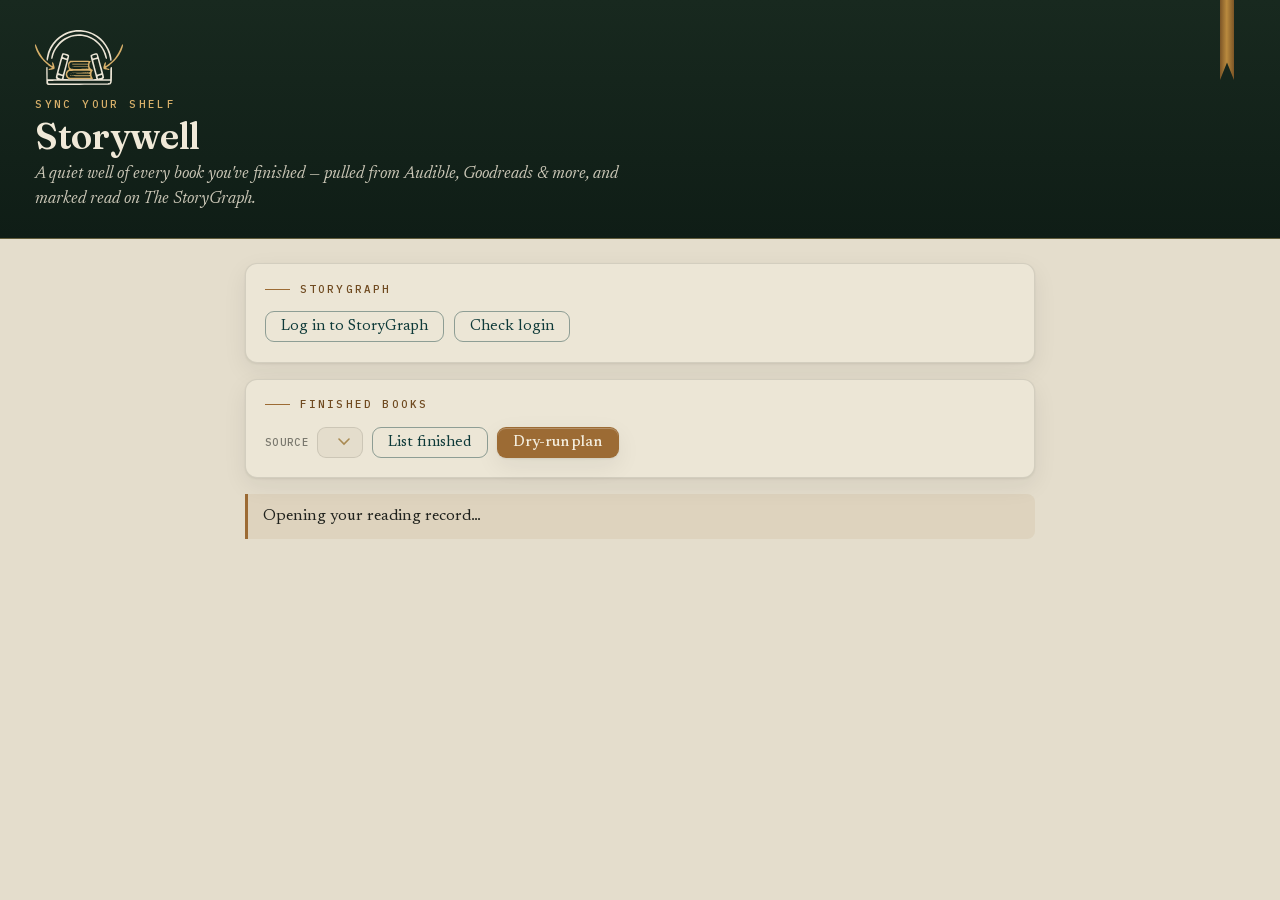
<file: src/storywell/desktop/web/index.html>
<!doctype html>
<html lang="en">
  <head>
    <meta charset="utf-8" />
    <meta name="viewport" content="width=device-width, initial-scale=1" />
    <title>Storywell</title>
    <!-- The website's type (Fraunces · Newsreader · IBM Plex Mono), self-hosted from
         fonts/ so the packaged app never calls Google (privacy/GDPR + offline). OFL,
         latin + latin-ext; system serif/mono cover the rest. Regenerate: docs/packaging.md. -->
    <link rel="stylesheet" href="fonts/fonts.css" />
    <style>
      /* Storywell desktop — the website's identity, in a window. "Library at night"
         (bottle-green + brass) is the default; "reading room" (putty) is the light
         alternate. Tokens mirror site/_brand.yml, custom.scss and dark.scss. */
      :root {
        color-scheme: dark light;
        --serif: "Fraunces", Georgia, serif;
        --body: "Newsreader", Georgia, serif;
        --mono: "IBM Plex Mono", ui-monospace, SFMono-Regular, Menlo, monospace;

        /* default = library at night (Storywell ships dark) */
        --bg: #0f1d16;
        --surface: #16271e;
        --ink: #e9e2d1;
        --head: #f0e9d8;
        --brass: #d8b06a;
        --brass-text: #d8b06a;
        --ghost-fg: #e3dcc9;
        --ghost-border: rgba(227, 220, 201, 0.4);
        --line: rgba(233, 226, 209, 0.13);
        --muted: rgba(233, 226, 209, 0.55);
        --lead: rgba(233, 226, 209, 0.86);
        --btn-fg: #15211a;
        --error-fg: #ff9a8f;
        --error-bg: rgba(255, 138, 128, 0.15);
        --rail-top: #d8b06a;
        --rail-bot: #8a5e2a;
        --shadow: 0 1px 2px rgba(0, 0, 0, 0.3), 0 12px 32px rgba(0, 0, 0, 0.3);

        --pill-match-fg: #8fbf9c;
        --pill-match-bg: rgba(143, 191, 156, 0.14);
        --pill-amb-fg: #d8b06a;
        --pill-amb-bg: rgba(216, 176, 106, 0.14);
        --pill-no-fg: #ff9a8f;
        --pill-no-bg: rgba(255, 138, 128, 0.14);
      }
      @media (prefers-color-scheme: light) {
        :root {
          /* reading room — the light alternate */
          --bg: #e4ddcc;
          --surface: #ece6d6;
          --ink: #20221d;
          --head: #20221d;
          --brass: #9c6b34;
          --brass-text: #6f4a20;
          --ghost-fg: #0e3a39;
          --ghost-border: rgba(14, 58, 57, 0.42);
          --line: rgba(32, 34, 29, 0.12);
          --muted: rgba(32, 34, 29, 0.56);
          --lead: rgba(32, 34, 29, 0.82);
          --btn-fg: #f3eddd;
          --error-fg: #7b1f1f;
          --error-bg: rgba(123, 59, 59, 0.16);
          --rail-top: #b98a3e;
          --rail-bot: #7c5526;
          --shadow:
            0 1px 2px rgba(32, 34, 29, 0.08), 0 8px 24px rgba(32, 34, 29, 0.07);

          --pill-match-fg: #2f5d3c;
          --pill-match-bg: rgba(47, 93, 60, 0.13);
          --pill-amb-fg: #6f4a20;
          --pill-amb-bg: rgba(156, 107, 52, 0.16);
          --pill-no-fg: #7b1f1f;
          --pill-no-bg: rgba(123, 59, 59, 0.14);
        }
      }

      * {
        box-sizing: border-box;
      }
      body {
        margin: 0;
        font: 1rem/1.55 var(--body);
        background: var(--bg);
        color: var(--ink);
        -webkit-font-smoothing: antialiased;
      }
      .eyebrow {
        margin: 0;
        font-family: var(--mono);
        font-size: 0.68rem;
        font-weight: 500;
        letter-spacing: 0.22em;
        text-transform: uppercase;
        color: var(--brass-text);
      }

      /* ---- the cover: always the dark "library at night" band ---- */
      .cover {
        position: relative;
        overflow: hidden;
        padding: 1.9rem 2.2rem 1.6rem;
        color: #e9e2d1;
        background: linear-gradient(180deg, #18291f 0%, #0f1d16 100%);
        border-bottom: 1px solid rgba(216, 176, 106, 0.38);
      }
      .cover .eyebrow {
        color: #d8b06a;
      }
      .mark {
        display: block;
        width: 88px;
        height: auto;
        margin-bottom: 0.7rem;
      }
      .wordmark {
        margin: 0.3rem 0 0;
        font-family: var(--serif);
        font-optical-sizing: auto;
        font-size: 2.3rem;
        font-weight: 600;
        letter-spacing: -0.01em;
        line-height: 0.98;
        color: #f0e9d8;
      }
      .lead {
        margin: 0.55rem 0 0;
        max-width: 60ch;
        font-family: var(--body);
        font-style: italic;
        font-size: 1.08rem;
        line-height: 1.45;
        color: rgba(233, 226, 209, 0.86);
      }
      .rail {
        position: absolute;
        top: -8px;
        right: 46px;
        width: 14px;
        height: 88px;
        background: linear-gradient(
          90deg,
          var(--rail-bot),
          var(--rail-top) 48%,
          var(--rail-bot)
        );
        clip-path: polygon(0 0, 100% 0, 100% 100%, 50% 80%, 0 100%);
        box-shadow: 0 2px 7px rgba(0, 0, 0, 0.4);
      }

      /* ---- the pages ---- */
      .pages {
        max-width: 860px;
        margin: 0 auto;
        padding: 1.5rem 2.2rem 2.4rem;
      }
      .leaf {
        background: var(--surface);
        border: 1px solid var(--line);
        border-radius: 12px;
        padding: 1.05rem 1.15rem 1.2rem;
        margin-bottom: 1rem;
        box-shadow: var(--shadow);
      }
      .leaf-title {
        display: flex;
        align-items: center;
        gap: 0.6rem;
        margin: 0 0 0.85rem;
        font-family: var(--mono);
        font-size: 0.68rem;
        font-weight: 500;
        letter-spacing: 0.2em;
        text-transform: uppercase;
        color: var(--brass-text);
      }
      .leaf-title::before {
        content: "";
        width: 1.6rem;
        height: 1px;
        background: var(--brass);
      }
      .account-group {
        display: inline-flex;
        align-items: center;
        gap: 0.6rem;
      }
      .account-group[hidden] {
        display: none;
      }
      .controls {
        display: flex;
        gap: 0.6rem;
        flex-wrap: wrap;
        align-items: center;
      }
      .field {
        display: inline-flex;
        align-items: center;
        gap: 0.5rem;
        font-family: var(--mono);
        font-size: 0.66rem;
        font-weight: 500;
        letter-spacing: 0.14em;
        text-transform: uppercase;
        color: var(--muted);
      }
      select {
        font: 0.92rem var(--body);
        padding: 0.42rem 2rem 0.42rem 0.7rem;
        border-radius: 9px;
        border: 1px solid var(--line);
        background: var(--bg)
          url("data:image/svg+xml,%3Csvg xmlns='http://www.w3.org/2000/svg' width='12' height='8' viewBox='0 0 12 8'%3E%3Cpath d='M1 1l5 5 5-5' fill='none' stroke='%23a98a52' stroke-width='1.6' stroke-linecap='round'/%3E%3C/svg%3E")
          no-repeat right 0.7rem center;
        color: var(--ink);
        -webkit-appearance: none;
        appearance: none;
        cursor: pointer;
      }
      input[type="text"],
      input[type="password"] {
        font: 0.92rem var(--body);
        padding: 0.42rem 0.7rem;
        border-radius: 9px;
        border: 1px solid var(--line);
        background: var(--bg);
        color: var(--ink);
        width: 13rem;
      }
      input::placeholder {
        color: var(--muted);
      }
      .filename {
        max-width: 18rem;
        overflow: hidden;
        text-overflow: ellipsis;
        white-space: nowrap;
        font-family: var(--mono);
        font-size: 0.78rem;
        color: var(--muted);
      }
      .btn {
        font: 0.95rem var(--body);
        padding: 0.44rem 0.95rem;
        border-radius: 9px;
        border: 1px solid var(--ghost-border);
        background: transparent;
        color: var(--ghost-fg);
        cursor: pointer;
        transition:
          border-color 0.15s ease,
          background 0.15s ease,
          transform 0.05s ease;
      }
      .btn:hover {
        border-color: var(--brass);
        background: color-mix(in srgb, var(--brass) 10%, transparent);
      }
      .btn:active {
        transform: translateY(1px);
      }
      .btn.primary {
        background: var(--brass);
        color: var(--btn-fg);
        border-color: transparent;
        font-weight: 500;
        box-shadow:
          inset 0 1px 0 rgba(255, 255, 255, 0.25),
          var(--shadow);
      }
      .btn.primary:hover {
        background: color-mix(in srgb, var(--brass) 90%, #fff);
        border-color: transparent;
      }
      .btn:disabled {
        opacity: 0.42;
        cursor: not-allowed;
        border-color: var(--line);
        background: transparent;
        color: var(--ghost-fg);
        transform: none;
      }
      :focus-visible {
        outline: 2px solid var(--brass);
        outline-offset: 2px;
      }

      /* ---- signed-in chip ---- */
      /* Once a session is saved the "Log in" button is replaced by this, so the
         account reads as connected rather than inviting an endless re-login. */
      .signed-in {
        display: inline-flex;
        align-items: center;
        gap: 0.55rem;
      }
      .signed-in[hidden] {
        display: none;
      }
      .signed-in__mark {
        display: inline-flex;
        align-items: center;
        gap: 0.35rem;
        font: 500 0.9rem var(--body);
        color: var(--ink);
      }
      .signed-in__mark::before {
        content: "✓";
        color: var(--brass-text);
        font-weight: 600;
      }
      .btn.link {
        padding: 0.2rem 0.4rem;
        border-color: transparent;
        color: var(--muted);
        font-size: 0.85rem;
        text-decoration: underline;
        text-underline-offset: 2px;
      }
      .btn.link:hover {
        color: var(--brass-text);
        background: transparent;
        border-color: transparent;
      }

      /* ---- status: a margin note ---- */
      /* The status line is the app's voice — it must be the most legible thing on the
         page, not a dim aside, so a result (e.g. "session is active") is never missed. */
      #status {
        display: flex;
        align-items: center;
        gap: 0.7rem;
        margin: 0.6rem 0 1.1rem;
        min-height: 1.5em;
        padding: 0.6rem 0.9rem;
        border-left: 3px solid var(--brass);
        border-radius: 0 8px 8px 0;
        background: color-mix(in srgb, var(--brass) 9%, transparent);
        font-family: var(--body);
        font-size: 1.02rem;
        color: var(--ink);
      }
      #status.error {
        color: var(--error-fg);
        border-left-color: var(--error-fg);
        background: var(--error-bg);
      }

      /* ---- a book turning its pages: the "working" loader ---- */
      .book-loader {
        position: relative;
        flex: 0 0 auto;
        width: 30px;
        height: 20px;
        perspective: 260px;
      }
      .book-loader[hidden] {
        display: none;
      }
      .book-loader::before {
        /* the open book: two covers meeting at a centre spine */
        content: "";
        position: absolute;
        inset: 0;
        border: 1.5px solid var(--brass);
        border-radius: 2px;
        background: linear-gradient(var(--brass), var(--brass)) 50% / 1.5px 100%
          no-repeat;
      }
      .book-loader__page {
        position: absolute;
        top: 2.5px;
        left: 50%;
        width: 12px;
        height: 15px;
        transform-origin: left center;
        background: linear-gradient(
          to right,
          color-mix(in srgb, var(--brass) 70%, var(--surface)),
          color-mix(in srgb, var(--brass) 40%, var(--surface))
        );
        border: 1px solid var(--brass);
        border-radius: 1px 2px 2px 1px;
        animation: book-page 1.5s infinite ease-in-out;
      }
      .book-loader__page:nth-child(2) {
        animation-delay: 0.3s;
      }
      .book-loader__page:nth-child(3) {
        animation-delay: 0.6s;
      }
      @keyframes book-page {
        0%,
        12% {
          transform: rotateY(0);
        }
        88%,
        100% {
          transform: rotateY(-180deg);
        }
      }
      @media (prefers-reduced-motion: reduce) {
        .book-loader__page {
          animation: none;
          opacity: 0.7;
        }
      }

      /* ---- the reading ledger ---- */
      table {
        width: 100%;
        border-collapse: collapse;
        background: var(--surface);
        border: 1px solid var(--line);
        border-radius: 12px;
        overflow: hidden;
        box-shadow: var(--shadow);
        font-variant-numeric: tabular-nums;
      }
      th,
      td {
        text-align: left;
        padding: 0.58rem 0.85rem;
        border-bottom: 1px solid var(--line);
        font-size: 0.92rem;
      }
      tbody tr:last-child td {
        border-bottom: none;
      }
      tbody tr:hover td {
        background: color-mix(in srgb, var(--brass) 7%, transparent);
      }
      thead th {
        font-family: var(--mono);
        font-size: 0.64rem;
        font-weight: 500;
        letter-spacing: 0.16em;
        text-transform: uppercase;
        color: var(--brass-text);
        border-bottom: 1px solid var(--brass);
        background: color-mix(in srgb, var(--brass) 8%, transparent);
      }
      th:last-child,
      td:last-child {
        text-align: right;
        font-family: var(--mono);
        font-size: 0.82rem;
      }
      .pill {
        display: inline-block;
        padding: 0.12rem 0.55rem;
        border-radius: 5px;
        font-family: var(--mono);
        font-size: 0.66rem;
        font-weight: 500;
        letter-spacing: 0.06em;
        text-transform: uppercase;
        border: 1px solid currentColor;
      }
      .match {
        color: var(--pill-match-fg);
        background: var(--pill-match-bg);
      }
      .ambiguous {
        color: var(--pill-amb-fg);
        background: var(--pill-amb-bg);
      }
      .no_match {
        color: var(--pill-no-fg);
        background: var(--pill-no-bg);
      }

      @media (prefers-reduced-motion: no-preference) {
        .rail {
          animation: drop 0.7s cubic-bezier(0.2, 0.8, 0.2, 1) both;
        }
        .mark,
        .eyebrow,
        .wordmark,
        .lead,
        .leaf {
          animation: rise 0.55s ease both;
        }
        .eyebrow {
          animation-delay: 0.04s;
        }
        .wordmark {
          animation-delay: 0.08s;
        }
        .lead {
          animation-delay: 0.12s;
        }
        .leaf:nth-of-type(1) {
          animation-delay: 0.16s;
        }
        .leaf:nth-of-type(2) {
          animation-delay: 0.2s;
        }
        @keyframes drop {
          from {
            transform: translateY(-110%);
          }
          to {
            transform: translateY(0);
          }
        }
        @keyframes rise {
          from {
            opacity: 0;
            transform: translateY(8px);
          }
          to {
            opacity: 1;
            transform: none;
          }
        }
      }

      @media (max-width: 560px) {
        .pages {
          padding: 1.1rem 1.2rem 1.8rem;
        }
        .cover {
          padding: 1.5rem 1.3rem 1.3rem;
        }
        .wordmark {
          font-size: 1.9rem;
        }
      }
    </style>
  </head>
  <body>
    <header class="cover">
      <span class="rail" aria-hidden="true"></span>
      <img class="mark" src="submark-night.svg" alt="" />
      <p class="eyebrow">Sync your shelf</p>
      <h1 class="wordmark">Storywell</h1>
      <p class="lead">
        A quiet well of every book you've finished — pulled from Audible,
        Goodreads &amp; more, and marked read on The StoryGraph.
      </p>
    </header>
    <main class="pages">
      <section class="leaf">
        <h2 class="leaf-title">StoryGraph</h2>
        <div class="controls">
          <button id="storygraph-login" class="btn">
            Log in to StoryGraph
          </button>
          <span id="storygraph-status" class="signed-in" hidden>
            <span class="signed-in__mark">Signed in to StoryGraph</span>
            <button id="storygraph-logout" class="btn link">Log out</button>
          </span>
          <button id="check" class="btn">Check login</button>
        </div>
      </section>

      <section class="leaf">
        <h2 class="leaf-title">Finished books</h2>
        <div class="controls">
          <label class="field"
            >Source
            <select id="source"></select
          ></label>
          <!-- Per-source setup: only the selected source's inputs are shown
               (see SOURCE_NEEDS). Audible logs in; file sources pick an export
               file; Hardcover/Literal take a token; Calibre adds a read column. -->
          <span id="setup-audible" class="account-group" hidden>
            <label class="field"
              >Audible
              <select id="marketplace">
                <option value="us">us</option>
                <option value="ca">ca</option>
                <option value="uk">uk</option>
                <option value="au">au</option>
                <option value="fr">fr</option>
                <option value="de">de</option>
                <option value="jp">jp</option>
                <option value="it">it</option>
                <option value="in">in</option>
                <option value="es">es</option>
                <option value="br">br</option>
              </select></label
            >
            <button id="audible-login" class="btn">Log in to Audible</button>
            <span id="audible-status" class="signed-in" hidden>
              <span class="signed-in__mark">Signed in to Audible</span>
              <button id="audible-logout" class="btn link">Log out</button>
            </span>
          </span>
          <span id="setup-file" class="account-group" hidden>
            <button id="choose-file" class="btn">Choose export file…</button>
            <span id="file-name" class="filename"></span>
          </span>
          <span id="setup-readcolumn" class="account-group" hidden>
            <label class="field"
              >Read column
              <input
                id="readcolumn-input"
                type="text"
                placeholder="e.g. #read"
              />
            </label>
          </span>
          <span id="setup-token" class="account-group" hidden>
            <label class="field"
              >API token
              <input id="token-input" type="password" autocomplete="off" />
            </label>
          </span>
          <span id="setup-shelf" class="account-group" hidden>
            <label class="field"
              >Shelf
              <select id="shelf-input">
                <option value="read">read</option>
                <option value="currently-reading">currently-reading</option>
                <option value="to-read">to-read</option>
                <option value="did-not-finish">did-not-finish</option>
              </select></label
            >
          </span>
          <button id="list" class="btn">List finished</button>
          <button id="plan" class="btn primary">Dry-run plan</button>
        </div>
      </section>

      <div id="status">
        <span class="book-loader" id="status-loader" aria-hidden="true" hidden>
          <span class="book-loader__page"></span>
          <span class="book-loader__page"></span>
          <span class="book-loader__page"></span>
        </span>
        <span id="status-text">Opening your reading record…</span>
      </div>
      <div id="results"></div>
    </main>

    <script>
      const $ = (id) => document.getElementById(id);
      const api = () => window.pywebview && window.pywebview.api;

      function setStatus(text, isError = false) {
        const el = $("status");
        $("status-text").textContent = text;
        el.classList.toggle("error", isError);
        // a brief gold pulse so an update is noticed, even when the wording is calm
        if (!window.matchMedia("(prefers-reduced-motion: reduce)").matches) {
          el.animate(
            [
              { boxShadow: "0 0 0 3px rgba(216, 176, 106, 0.55)" },
              { boxShadow: "0 0 0 3px rgba(216, 176, 106, 0)" },
            ],
            { duration: 700, easing: "ease-out" },
          );
        }
      }

      // Update the status wording without the gold pulse — for the rapid progress ticks,
      // where a pulse every poll would be noise rather than signal.
      function setProgressText(text) {
        $("status-text").textContent = text;
      }

      // While a long job runs (sync_plan searches StoryGraph per book), poll the engine's
      // [done, total] and show a live counter so it never looks frozen. Returns a stopper.
      function pollProgress() {
        let stopped = false;
        let timer = null;
        const tick = async () => {
          const res = await api().progress();
          // A poll in flight when we stop must NOT overwrite the final summary that
          // renderPlan just wrote — bail if the stopper fired during the await.
          if (stopped) return;
          if (res && res.ok && res.value.total)
            setProgressText(
              `Searching StoryGraph — ${res.value.done} of ${res.value.total} books matched…`,
            );
          if (!stopped) timer = setTimeout(tick, 700); // self-reschedule: no tick pile-up
        };
        timer = setTimeout(tick, 700);
        return () => {
          stopped = true;
          clearTimeout(timer);
        };
      }

      let browserReady = true;

      // Every action but List/Choose-file drives Chromium, so those are gated on it.
      const BROWSER_BUTTONS = [
        "storygraph-login",
        "check",
        "plan",
        "audible-login",
      ];
      // Log-out just deletes a local credential file — no browser — so it isn't gated on
      // browserReady, but it is in BUTTONS so it's disabled while another action runs.
      const LOGOUT_BUTTONS = ["storygraph-logout", "audible-logout"];
      const BUTTONS = [
        "list",
        "choose-file",
        ...BROWSER_BUTTONS,
        ...LOGOUT_BUTTONS,
      ];

      // The two account logins, each toggling its "Log in" button against a signed-in chip.
      const LOGINS = {
        storygraph: {
          loginBtn: "storygraph-login",
          chip: "storygraph-status",
          logoutBtn: "storygraph-logout",
          label: "StoryGraph",
        },
        audible: {
          loginBtn: "audible-login",
          chip: "audible-status",
          logoutBtn: "audible-logout",
          label: "Audible",
        },
      };
      // Mirrors which credential files exist on disk. StoryGraph is reconciled against the
      // live session by "Check login"; Audible is presence-only (no cheap liveness check),
      // so a session revoked out-of-band shows as signed-in until the next launch.
      let savedLogins = { storygraph: false, audible: false };

      // Reflect saved-credential state: a connected account hides its "Log in" button and
      // shows the signed-in chip (with Log out) instead, so re-login isn't an open invitation.
      function renderLoginState() {
        for (const [name, cfg] of Object.entries(LOGINS)) {
          $(cfg.loginBtn).hidden = savedLogins[name];
          $(cfg.chip).hidden = !savedLogins[name];
        }
      }

      // A file source can't List/Plan until its export file is chosen.
      function fileMissing() {
        return (
          (SOURCE_NEEDS[source()] || []).includes("setup-file") && !chosenFile
        );
      }

      function applyGates() {
        const noFile = fileMissing();
        for (const id of BROWSER_BUTTONS) $(id).disabled = !browserReady;
        $("plan").disabled = !browserReady || noFile;
        $("list").disabled = noFile;
        $("choose-file").disabled = false;
      }

      function busy(on) {
        for (const id of BUTTONS) $(id).disabled = on;
        $("status-loader").hidden = !on; // the book turns its pages while work runs
        if (!on) applyGates();
      }

      async function call(method, ...args) {
        busy(true);
        try {
          const res = await api()[method](...args);
          if (!res.ok) {
            setStatus(res.error || "Something went wrong.", true);
            return null;
          }
          return res.value;
        } catch (err) {
          setStatus(String(err), true);
          return null;
        } finally {
          busy(false);
        }
      }

      function renderBooks(books) {
        if (!books.length)
          return setStatus("No finished books found from this source.");
        setStatus(`${books.length} finished book(s).`);
        $("results").innerHTML =
          "<table><thead><tr><th>Title</th><th>Author</th><th>%</th><th>Finished</th></tr></thead><tbody>" +
          books
            .map(
              (b) =>
                `<tr><td>${esc(b.title)}</td><td>${esc(b.authors.join(", "))}</td>` +
                `<td>${b.percentComplete}</td><td>${b.finishedAt || "—"}</td></tr>`,
            )
            .join("") +
          "</tbody></table>";
      }

      function renderPlan(data) {
        const s = data.summary;
        setStatus(
          `match: ${s.match || 0} · ambiguous: ${s.ambiguous || 0} · no match: ${s.no_match || 0}`,
        );
        $("results").innerHTML =
          "<table><thead><tr><th>Source title</th><th>Status</th><th>StoryGraph match</th><th>Score</th></tr></thead><tbody>" +
          data.plan
            .map(
              (p) =>
                `<tr><td>${esc(p.title)}</td>` +
                `<td><span class="pill ${p.status}">${p.status.replace("_", " ")}</span></td>` +
                `<td>${esc(p.match || "—")}</td><td>${p.score ?? "—"}</td></tr>`,
            )
            .join("") +
          "</tbody></table>";
      }

      function esc(s) {
        return String(s).replace(
          /[&<>"']/g,
          (c) =>
            ({
              "&": "&amp;",
              "<": "&lt;",
              ">": "&gt;",
              '"': "&quot;",
              "'": "&#39;",
            })[c],
        );
      }

      async function init() {
        const sources = await call("sources");
        if (!sources) return;
        $("source").innerHTML = sources
          .map((s) => `<option>${esc(s)}</option>`)
          .join("");
        if (sources.includes("audible")) $("source").value = "audible";
        updateSourceUI();
        const logins = await call("saved_logins");
        if (logins) savedLogins = logins;
        renderLoginState();
        await ensureBrowser();
      }

      async function ensureBrowser() {
        const installed = await call("chromium_status");
        if (installed === null) return; // status check itself failed; message already shown
        if (installed) {
          setStatus("Ready when you are.");
          return;
        }
        browserReady = false;
        setStatus(
          "One-time setup: downloading the browser Storywell needs (~150 MB). This can take a minute…",
        );
        const ready = await call("install_browser");
        browserReady = ready === true;
        applyGates();
        setStatus(
          browserReady
            ? "Ready when you are."
            : "Couldn't download the browser. Check your connection and reopen Storywell.",
          !browserReady,
        );
      }

      const source = () => $("source").value;
      let chosenFile = null;

      // Each source reveals only the inputs it needs: Audible logs in; file sources
      // pick an export file; Hardcover/Literal take a token; Calibre adds a read column;
      // LibraryThing (a catalogue, no finished signal) needs a target shelf.
      // Keep this in sync with the source constructors in src/storywell/sources/*.py.
      const SETUP_GROUPS = [
        "setup-audible",
        "setup-file",
        "setup-readcolumn",
        "setup-token",
        "setup-shelf",
      ];
      const SOURCE_NEEDS = {
        audible: ["setup-audible"],
        hardcover: ["setup-token"],
        literal: ["setup-token"],
        calibre: ["setup-file", "setup-readcolumn"],
        librarything: ["setup-file", "setup-shelf"],
        applebooks: ["setup-file"],
        goodreads: ["setup-file"],
        kobo: ["setup-file"],
        bookwyrm: ["setup-file"],
        libby: ["setup-file"],
        kindle: ["setup-file"],
      };

      function updateSourceUI() {
        const needs = SOURCE_NEEDS[source()] || [];
        for (const id of SETUP_GROUPS) $(id).hidden = !needs.includes(id);
        // inputs from one source never carry to another
        chosenFile = null;
        $("file-name").textContent = "";
        $("token-input").value = "";
        $("readcolumn-input").value = "";
        applyGates();
      }
      $("source").onchange = updateSourceUI;

      // Gather the selected source's inputs; the engine ignores any it doesn't use.
      function sourceOptions() {
        return {
          path: chosenFile,
          token: $("token-input").value || null,
          readColumn: $("readcolumn-input").value || null,
          shelf: $("shelf-input").value || null,
        };
      }

      $("choose-file").onclick = async () => {
        const path = await call("choose_file");
        if (path) {
          chosenFile = path;
          $("file-name").textContent = path.split(/[\\/]/).pop();
          applyGates();
        }
      };

      // Both logins follow the same shape: open a browser, sign in, persist the session.
      // On success the saved-login state flips so the chip replaces the "Log in" button.
      async function browserLogin(name, method, opening, done, ...args) {
        setStatus(opening);
        const path = await call(method, ...args);
        if (path) {
          savedLogins[name] = true;
          renderLoginState();
          setStatus(done);
        }
      }

      // Log out: forget the saved credential, then restore the "Log in" button.
      for (const [name, cfg] of Object.entries(LOGINS)) {
        $(cfg.logoutBtn).onclick = async () => {
          const ok = await call("forget_login", name);
          if (ok) {
            savedLogins[name] = false;
            renderLoginState();
            setStatus(`Logged out of ${cfg.label}.`);
          }
        };
      }

      $("storygraph-login").onclick = () =>
        browserLogin(
          "storygraph",
          "storygraph_login",
          "Opening StoryGraph login in a browser — sign in there, then return.",
          "StoryGraph login saved. You're ready to sync.",
        );
      $("check").onclick = async () => {
        const ok = await call("login_state");
        if (ok === null) return; // the check itself failed; message already shown
        // The live check is authoritative: a stale saved session reverts to "Log in".
        savedLogins.storygraph = ok;
        renderLoginState();
        setStatus(
          ok
            ? "StoryGraph session is active."
            : "Your StoryGraph session has expired — log in again.",
          !ok,
        );
      };
      $("list").onclick = async () => {
        const books = await call("list_finished", source(), sourceOptions());
        if (books) renderBooks(books);
      };
      $("plan").onclick = async () => {
        setStatus(
          "Searching StoryGraph… opening a browser in the background. For a large library this can take a few minutes.",
        );
        const stopPolling = pollProgress();
        try {
          const data = await call("sync_plan", source(), sourceOptions());
          if (data) renderPlan(data);
        } finally {
          stopPolling();
        }
      };
      $("audible-login").onclick = () =>
        browserLogin(
          "audible",
          "audible_login",
          "Opening Amazon login in a browser — sign in there, then return.",
          "Audible login saved. You can now List finished or Dry-run plan.",
          $("marketplace").value,
        );

      // Safety net: never fail silently. Any uncaught error surfaces in the status panel
      // and the UI is un-stuck (loader hidden, buttons restored to their gated state).
      function reportFatal(detail) {
        try {
          busy(false); // hide the loader, re-enable buttons, re-apply gates
        } catch (_e) {
          /* keep going — showing the message matters more */
        }
        setStatus("Something went wrong: " + (detail || "unknown error"), true);
      }
      window.addEventListener("error", (e) => reportFatal(e.message));
      window.addEventListener("unhandledrejection", (e) =>
        reportFatal(
          e.reason && e.reason.message ? e.reason.message : String(e.reason),
        ),
      );

      if (window.pywebview?.api) init();
      else window.addEventListener("pywebviewready", init);
    </script>
  </body>
</html>
</file>
<file: src/storywell/desktop/web/fonts/fonts.css>
/* Self-hosted brand fonts (SIL Open Font License) — see LICENSE.txt. Generated
   from Google Fonts (latin + latin-ext only; rarer scripts fall back to the
   system serif/mono). Regenerate with tools/bundle_fonts.py. */

/* latin-ext */
@font-face {
  font-family: 'Fraunces';
  font-style: normal;
  font-weight: 600;
  font-display: swap;
  src: url(./fraunces-600-normal-latin-ext.woff2) format('woff2');
  unicode-range: U+0100-02BA, U+02BD-02C5, U+02C7-02CC, U+02CE-02D7, U+02DD-02FF, U+0304, U+0308, U+0329, U+1D00-1DBF, U+1E00-1E9F, U+1EF2-1EFF, U+2020, U+20A0-20AB, U+20AD-20C0, U+2113, U+2C60-2C7F, U+A720-A7FF;
}

/* latin */
@font-face {
  font-family: 'Fraunces';
  font-style: normal;
  font-weight: 600;
  font-display: swap;
  src: url(./fraunces-600-normal-latin.woff2) format('woff2');
  unicode-range: U+0000-00FF, U+0131, U+0152-0153, U+02BB-02BC, U+02C6, U+02DA, U+02DC, U+0304, U+0308, U+0329, U+2000-206F, U+20AC, U+2122, U+2191, U+2193, U+2212, U+2215, U+FEFF, U+FFFD;
}

/* latin-ext */
@font-face {
  font-family: 'IBM Plex Mono';
  font-style: normal;
  font-weight: 400;
  font-display: swap;
  src: url(./ibmplexmono-400-normal-latin-ext.woff2) format('woff2');
  unicode-range: U+0100-02BA, U+02BD-02C5, U+02C7-02CC, U+02CE-02D7, U+02DD-02FF, U+0304, U+0308, U+0329, U+1D00-1DBF, U+1E00-1E9F, U+1EF2-1EFF, U+2020, U+20A0-20AB, U+20AD-20C0, U+2113, U+2C60-2C7F, U+A720-A7FF;
}

/* latin */
@font-face {
  font-family: 'IBM Plex Mono';
  font-style: normal;
  font-weight: 400;
  font-display: swap;
  src: url(./ibmplexmono-400-normal-latin.woff2) format('woff2');
  unicode-range: U+0000-00FF, U+0131, U+0152-0153, U+02BB-02BC, U+02C6, U+02DA, U+02DC, U+0304, U+0308, U+0329, U+2000-206F, U+20AC, U+2122, U+2191, U+2193, U+2212, U+2215, U+FEFF, U+FFFD;
}

/* latin-ext */
@font-face {
  font-family: 'IBM Plex Mono';
  font-style: normal;
  font-weight: 500;
  font-display: swap;
  src: url(./ibmplexmono-500-normal-latin-ext.woff2) format('woff2');
  unicode-range: U+0100-02BA, U+02BD-02C5, U+02C7-02CC, U+02CE-02D7, U+02DD-02FF, U+0304, U+0308, U+0329, U+1D00-1DBF, U+1E00-1E9F, U+1EF2-1EFF, U+2020, U+20A0-20AB, U+20AD-20C0, U+2113, U+2C60-2C7F, U+A720-A7FF;
}

/* latin */
@font-face {
  font-family: 'IBM Plex Mono';
  font-style: normal;
  font-weight: 500;
  font-display: swap;
  src: url(./ibmplexmono-500-normal-latin.woff2) format('woff2');
  unicode-range: U+0000-00FF, U+0131, U+0152-0153, U+02BB-02BC, U+02C6, U+02DA, U+02DC, U+0304, U+0308, U+0329, U+2000-206F, U+20AC, U+2122, U+2191, U+2193, U+2212, U+2215, U+FEFF, U+FFFD;
}

/* latin-ext */
@font-face {
  font-family: 'Newsreader';
  font-style: italic;
  font-weight: 400;
  font-display: swap;
  src: url(./newsreader-400-italic-latin-ext.woff2) format('woff2');
  unicode-range: U+0100-02BA, U+02BD-02C5, U+02C7-02CC, U+02CE-02D7, U+02DD-02FF, U+0304, U+0308, U+0329, U+1D00-1DBF, U+1E00-1E9F, U+1EF2-1EFF, U+2020, U+20A0-20AB, U+20AD-20C0, U+2113, U+2C60-2C7F, U+A720-A7FF;
}

/* latin */
@font-face {
  font-family: 'Newsreader';
  font-style: italic;
  font-weight: 400;
  font-display: swap;
  src: url(./newsreader-400-italic-latin.woff2) format('woff2');
  unicode-range: U+0000-00FF, U+0131, U+0152-0153, U+02BB-02BC, U+02C6, U+02DA, U+02DC, U+0304, U+0308, U+0329, U+2000-206F, U+20AC, U+2122, U+2191, U+2193, U+2212, U+2215, U+FEFF, U+FFFD;
}

/* latin-ext */
@font-face {
  font-family: 'Newsreader';
  font-style: normal;
  font-weight: 400;
  font-display: swap;
  src: url(./newsreader-400-normal-latin-ext.woff2) format('woff2');
  unicode-range: U+0100-02BA, U+02BD-02C5, U+02C7-02CC, U+02CE-02D7, U+02DD-02FF, U+0304, U+0308, U+0329, U+1D00-1DBF, U+1E00-1E9F, U+1EF2-1EFF, U+2020, U+20A0-20AB, U+20AD-20C0, U+2113, U+2C60-2C7F, U+A720-A7FF;
}

/* latin */
@font-face {
  font-family: 'Newsreader';
  font-style: normal;
  font-weight: 400;
  font-display: swap;
  src: url(./newsreader-400-normal-latin.woff2) format('woff2');
  unicode-range: U+0000-00FF, U+0131, U+0152-0153, U+02BB-02BC, U+02C6, U+02DA, U+02DC, U+0304, U+0308, U+0329, U+2000-206F, U+20AC, U+2122, U+2191, U+2193, U+2212, U+2215, U+FEFF, U+FFFD;
}

/* latin-ext */
@font-face {
  font-family: 'Newsreader';
  font-style: normal;
  font-weight: 500;
  font-display: swap;
  src: url(./newsreader-500-normal-latin-ext.woff2) format('woff2');
  unicode-range: U+0100-02BA, U+02BD-02C5, U+02C7-02CC, U+02CE-02D7, U+02DD-02FF, U+0304, U+0308, U+0329, U+1D00-1DBF, U+1E00-1E9F, U+1EF2-1EFF, U+2020, U+20A0-20AB, U+20AD-20C0, U+2113, U+2C60-2C7F, U+A720-A7FF;
}

/* latin */
@font-face {
  font-family: 'Newsreader';
  font-style: normal;
  font-weight: 500;
  font-display: swap;
  src: url(./newsreader-500-normal-latin.woff2) format('woff2');
  unicode-range: U+0000-00FF, U+0131, U+0152-0153, U+02BB-02BC, U+02C6, U+02DA, U+02DC, U+0304, U+0308, U+0329, U+2000-206F, U+20AC, U+2122, U+2191, U+2193, U+2212, U+2215, U+FEFF, U+FFFD;
}
</file>
